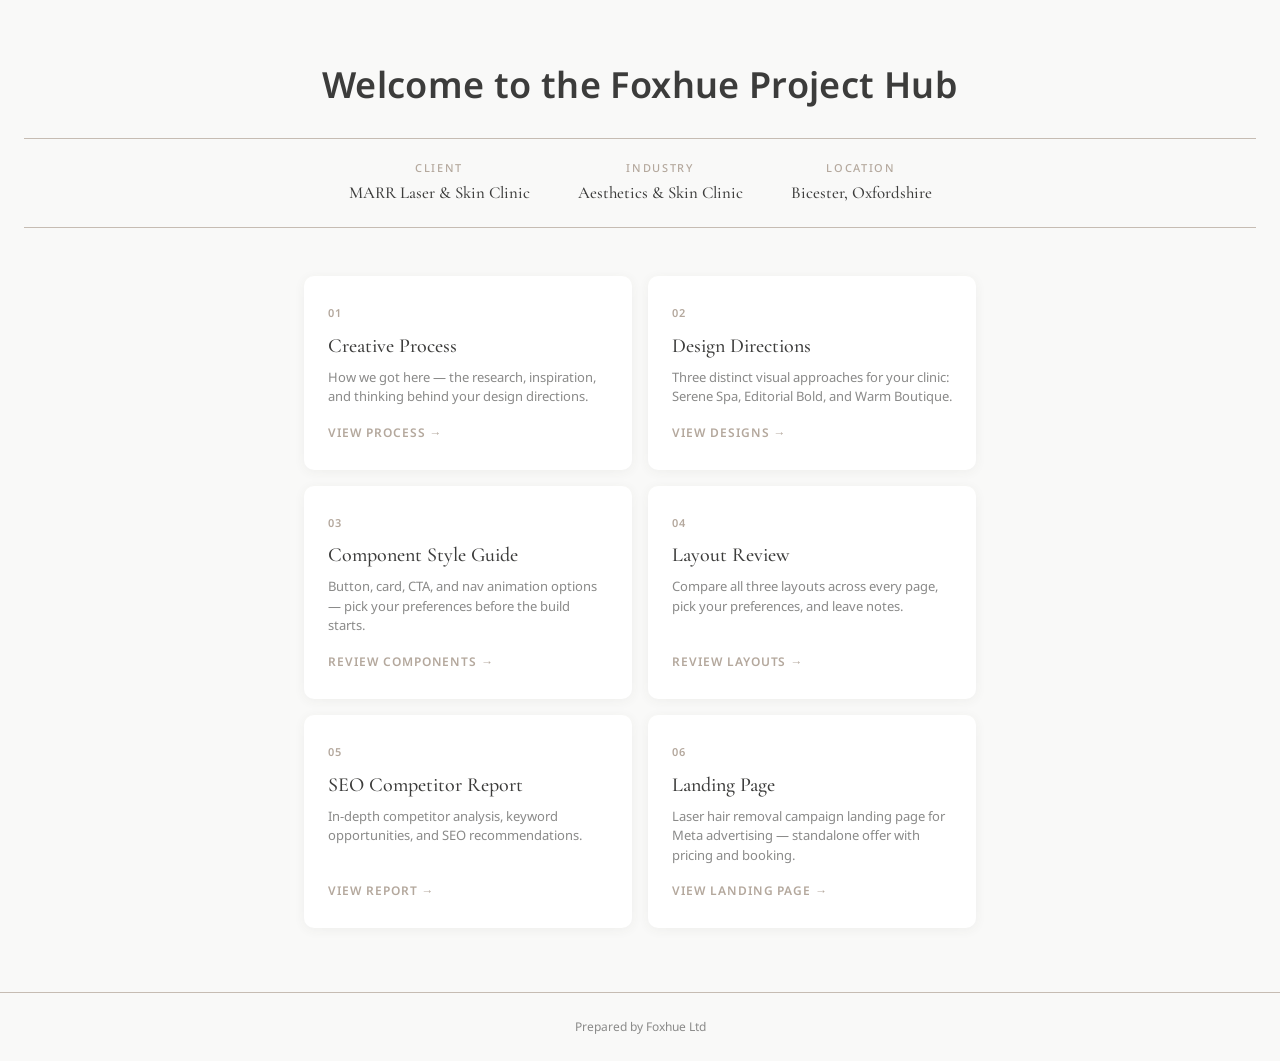
<file: index.html>
<!DOCTYPE html>
<html lang="en">
<head>
  <meta charset="UTF-8">
  <meta name="viewport" content="width=device-width, initial-scale=1.0">
  <title>MARR Laser &amp; Skin Clinic — Project Hub</title>
  <meta name="robots" content="noindex, nofollow">
  <link rel="preconnect" href="https://fonts.googleapis.com">
  <link rel="preconnect" href="https://fonts.gstatic.com" crossorigin>
  <link href="https://fonts.googleapis.com/css2?family=Cormorant+Garamond:wght@300;400;500;600;700&family=Noto+Sans:wght@300;400;500;600&display=swap" rel="stylesheet">
  <style>
    *, *::before, *::after { margin: 0; padding: 0; box-sizing: border-box; }

    :root {
      --marr-primary: #3C3C3B;
      --marr-accent: #C6BCB3;
      --marr-accent-hover: #B4A89D;
      --marr-bg: #F9F9F8;
      --marr-surface: #FFFFFF;
      --marr-text: #3C3C3B;
      --marr-font-heading: 'Cormorant Garamond', serif;
      --marr-font-body: 'Noto Sans', sans-serif;
    }

    body {
      font-family: var(--marr-font-body);
      font-weight: 400;
      color: var(--marr-text);
      background: var(--marr-bg);
      line-height: 1.6;
      -webkit-font-smoothing: antialiased;
      min-height: 100vh;
      display: flex;
      flex-direction: column;
    }

    /* Header */
    .hub-header {
      text-align: center;
      padding: 56px 24px 0;
    }

    .hub-welcome {
      font-family: var(--marr-font-body);
      font-size: clamp(1.5rem, 3.5vw, 2.25rem);
      font-weight: 600;
      letter-spacing: 0.01em;
      color: var(--marr-primary);
      margin-bottom: 24px;
    }

    .hub-client-info {
      display: flex;
      justify-content: center;
      gap: 3rem;
      padding: 20px 0;
      border-top: 1px solid var(--marr-accent);
      border-bottom: 1px solid var(--marr-accent);
    }

    .hub-client-info__item {
      display: flex;
      flex-direction: column;
      align-items: center;
      gap: 4px;
    }

    .hub-client-info__label {
      font-size: 0.6875rem;
      font-weight: 500;
      letter-spacing: 0.15em;
      text-transform: uppercase;
      color: var(--marr-accent-hover);
    }

    .hub-client-info__value {
      font-family: var(--marr-font-heading);
      font-size: 1.05rem;
      font-weight: 500;
      color: var(--marr-primary);
    }

    /* Main */
    .hub-main {
      max-width: 720px;
      margin: 0 auto;
      padding: 48px 24px 64px;
      flex: 1;
    }

    /* Link Cards */
    .hub-links {
      display: grid;
      grid-template-columns: 1fr 1fr;
      gap: 16px;
    }

    .hub-link {
      display: flex;
      flex-direction: column;
      background: var(--marr-surface);
      border-radius: 10px;
      padding: 28px 24px;
      text-decoration: none;
      color: var(--marr-text);
      box-shadow: 0 2px 12px rgba(60,60,59,0.06);
      transition: transform 0.2s ease, box-shadow 0.2s ease;
    }

    .hub-link:hover {
      transform: translateY(-2px);
      box-shadow: 0 6px 20px rgba(60,60,59,0.1);
    }

    .hub-link:focus-visible {
      outline: 2px solid var(--marr-accent-hover);
      outline-offset: 2px;
    }

    .hub-link__number {
      font-size: 0.6875rem;
      font-weight: 600;
      letter-spacing: 0.1em;
      text-transform: uppercase;
      color: var(--marr-accent-hover);
      margin-bottom: 8px;
    }

    .hub-link__title {
      font-family: var(--marr-font-heading);
      font-size: 1.25rem;
      font-weight: 500;
      color: var(--marr-primary);
      margin-bottom: 6px;
    }

    .hub-link__desc {
      font-size: 0.8125rem;
      color: #8a8a89;
      line-height: 1.5;
      flex: 1;
    }

    .hub-link__arrow {
      font-size: 0.75rem;
      font-weight: 600;
      letter-spacing: 0.08em;
      text-transform: uppercase;
      color: var(--marr-accent-hover);
      margin-top: 16px;
      transition: letter-spacing 0.2s ease;
    }

    .hub-link:hover .hub-link__arrow {
      letter-spacing: 0.14em;
    }

    /* Footer */
    .hub-footer {
      text-align: center;
      padding: 24px;
      border-top: 1px solid var(--marr-accent);
    }

    .hub-footer__text {
      font-size: 0.75rem;
      color: #8a8a89;
    }

    /* Responsive */
    @media (max-width: 640px) {
      .hub-links {
        grid-template-columns: 1fr;
      }
      .hub-client-info {
        flex-direction: column;
        gap: 16px;
      }
    }
  </style>
</head>
<body>

  <header class="hub-header">
    <h1 class="hub-welcome">Welcome to the Foxhue Project Hub</h1>
    <div class="hub-client-info">
      <div class="hub-client-info__item">
        <span class="hub-client-info__label">Client</span>
        <span class="hub-client-info__value">MARR Laser &amp; Skin Clinic</span>
      </div>
      <div class="hub-client-info__item">
        <span class="hub-client-info__label">Industry</span>
        <span class="hub-client-info__value">Aesthetics &amp; Skin Clinic</span>
      </div>
      <div class="hub-client-info__item">
        <span class="hub-client-info__label">Location</span>
        <span class="hub-client-info__value">Bicester, Oxfordshire</span>
      </div>
    </div>
  </header>

  <main class="hub-main">

    <nav class="hub-links" aria-label="Project deliverables">

      <a href="docs/creative-process.html" class="hub-link">
        <span class="hub-link__number">01</span>
        <h2 class="hub-link__title">Creative Process</h2>
        <p class="hub-link__desc">How we got here &mdash; the research, inspiration, and thinking behind your design directions.</p>
        <span class="hub-link__arrow" aria-hidden="true">View Process &rarr;</span>
      </a>

      <a href="designs/" class="hub-link">
        <span class="hub-link__number">02</span>
        <h2 class="hub-link__title">Design Directions</h2>
        <p class="hub-link__desc">Three distinct visual approaches for your clinic: Serene Spa, Editorial Bold, and Warm Boutique.</p>
        <span class="hub-link__arrow" aria-hidden="true">View Designs &rarr;</span>
      </a>

      <a href="designs/style-guide.html" class="hub-link">
        <span class="hub-link__number">03</span>
        <h2 class="hub-link__title">Component Style Guide</h2>
        <p class="hub-link__desc">Button, card, CTA, and nav animation options &mdash; pick your preferences before the build starts.</p>
        <span class="hub-link__arrow" aria-hidden="true">Review Components &rarr;</span>
      </a>

      <a href="website/variants/" class="hub-link">
        <span class="hub-link__number">04</span>
        <h2 class="hub-link__title">Layout Review</h2>
        <p class="hub-link__desc">Compare all three layouts across every page, pick your preferences, and leave notes.</p>
        <span class="hub-link__arrow" aria-hidden="true">Review Layouts &rarr;</span>
      </a>

      <a href="docs/seo-competitor-report.html" class="hub-link">
        <span class="hub-link__number">05</span>
        <h2 class="hub-link__title">SEO Competitor Report</h2>
        <p class="hub-link__desc">In-depth competitor analysis, keyword opportunities, and SEO recommendations.</p>
        <span class="hub-link__arrow" aria-hidden="true">View Report &rarr;</span>
      </a>

      <a href="landing/" class="hub-link">
        <span class="hub-link__number">06</span>
        <h2 class="hub-link__title">Landing Page</h2>
        <p class="hub-link__desc">Laser hair removal campaign landing page for Meta advertising &mdash; standalone offer with pricing and booking.</p>
        <span class="hub-link__arrow" aria-hidden="true">View Landing Page &rarr;</span>
      </a>

    </nav>
  </main>

  <footer class="hub-footer">
    <p class="hub-footer__text">Prepared by Foxhue Ltd</p>
  </footer>

</body>
</html>
</file>
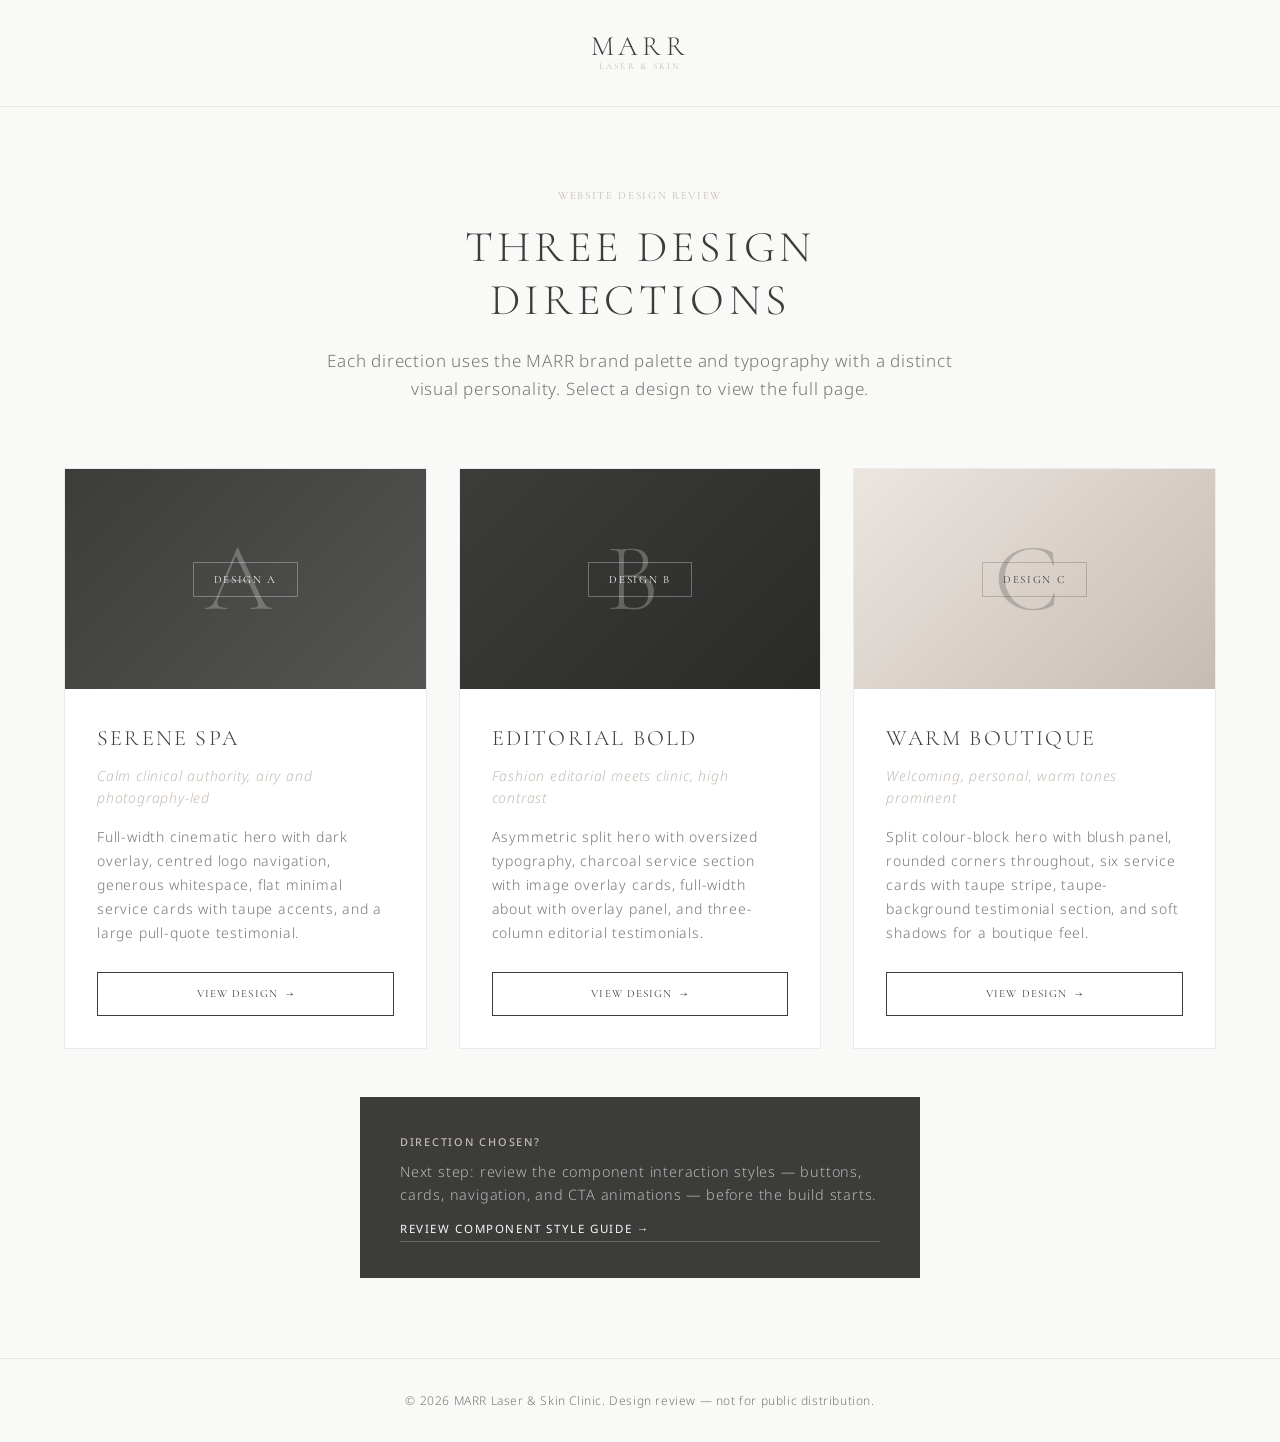
<file: designs/index.html>
<!DOCTYPE html>
<html lang="en">
<head>
  <meta charset="UTF-8">
  <meta name="viewport" content="width=device-width, initial-scale=1.0">
  <meta name="description" content="MARR Laser & Skin Clinic — Review three website design directions.">
  <title>MARR Laser &amp; Skin Clinic — Design Directions</title>

  <!-- Google Fonts -->
  <link rel="preconnect" href="https://fonts.googleapis.com">
  <link rel="preconnect" href="https://fonts.gstatic.com" crossorigin>
  <link href="https://fonts.googleapis.com/css2?family=Cormorant+Garamond:wght@300;400;500;600;700&family=Noto+Sans:wght@300;400;500;600&display=swap" rel="stylesheet">

  <!-- Stylesheet -->
  <link rel="stylesheet" href="styles.css">
</head>
<body>

  <!-- Header -->
  <header class="hub-header">
    <div class="hub-logo" aria-label="MARR Laser and Skin Clinic">
      <span class="hub-logo__main">MARR</span>
      <span class="hub-logo__sub">Laser &amp; Skin</span>
    </div>
  </header>

  <!-- Main Content -->
  <main class="hub-main">

    <div class="hub-intro">
      <span class="hub-eyebrow">Website Design Review</span>
      <h1 class="hub-title">Three Design Directions</h1>
      <p class="hub-subtitle">
        Each direction uses the MARR brand palette and typography with a
        distinct visual personality. Select a design to view the full page.
      </p>
    </div>

    <div class="hub-grid">

      <!-- Design A -->
      <article class="hub-card hub-card--a">
        <div class="hub-card__preview">
          <span class="hub-card__letter" aria-hidden="true">A</span>
          <span class="hub-card__badge">Design A</span>
        </div>
        <div class="hub-card__body">
          <h2 class="hub-card__name">Serene Spa</h2>
          <p class="hub-card__mood">Calm clinical authority, airy and photography-led</p>
          <p class="hub-card__desc">
            Full-width cinematic hero with dark overlay, centred logo navigation,
            generous whitespace, flat minimal service cards with taupe accents,
            and a large pull-quote testimonial.
          </p>
          <a href="design-a/" class="hub-card__link">
            View Design
            <span class="hub-card__link-arrow" aria-hidden="true">&rarr;</span>
          </a>
        </div>
      </article>

      <!-- Design B -->
      <article class="hub-card hub-card--b">
        <div class="hub-card__preview">
          <span class="hub-card__letter" aria-hidden="true">B</span>
          <span class="hub-card__badge">Design B</span>
        </div>
        <div class="hub-card__body">
          <h2 class="hub-card__name">Editorial Bold</h2>
          <p class="hub-card__mood">Fashion editorial meets clinic, high contrast</p>
          <p class="hub-card__desc">
            Asymmetric split hero with oversized typography, charcoal service
            section with image overlay cards, full-width about with overlay
            panel, and three-column editorial testimonials.
          </p>
          <a href="design-b/" class="hub-card__link">
            View Design
            <span class="hub-card__link-arrow" aria-hidden="true">&rarr;</span>
          </a>
        </div>
      </article>

      <!-- Design C -->
      <article class="hub-card hub-card--c">
        <div class="hub-card__preview">
          <span class="hub-card__letter" aria-hidden="true">C</span>
          <span class="hub-card__badge">Design C</span>
        </div>
        <div class="hub-card__body">
          <h2 class="hub-card__name">Warm Boutique</h2>
          <p class="hub-card__mood">Welcoming, personal, warm tones prominent</p>
          <p class="hub-card__desc">
            Split colour-block hero with blush panel, rounded corners throughout,
            six service cards with taupe stripe, taupe-background testimonial
            section, and soft shadows for a boutique feel.
          </p>
          <a href="design-c/" class="hub-card__link">
            View Design
            <span class="hub-card__link-arrow" aria-hidden="true">&rarr;</span>
          </a>
        </div>
      </article>

    </div>

    <!-- Style Guide link -->
    <div class="hub-styleguide">
      <p class="hub-styleguide__heading">Direction chosen?</p>
      <p class="hub-styleguide__body">Next step: review the component interaction styles — buttons, cards, navigation, and CTA animations — before the build starts.</p>
      <a href="style-guide.html" class="hub-styleguide__link">Review Component Style Guide →</a>
    </div>

  </main>

  <!-- Footer -->
  <footer class="hub-footer">
    <p class="hub-footer__text">&copy; 2026 MARR Laser &amp; Skin Clinic. Design review &mdash; not for public distribution.</p>
  </footer>

</body>
</html>
</file>
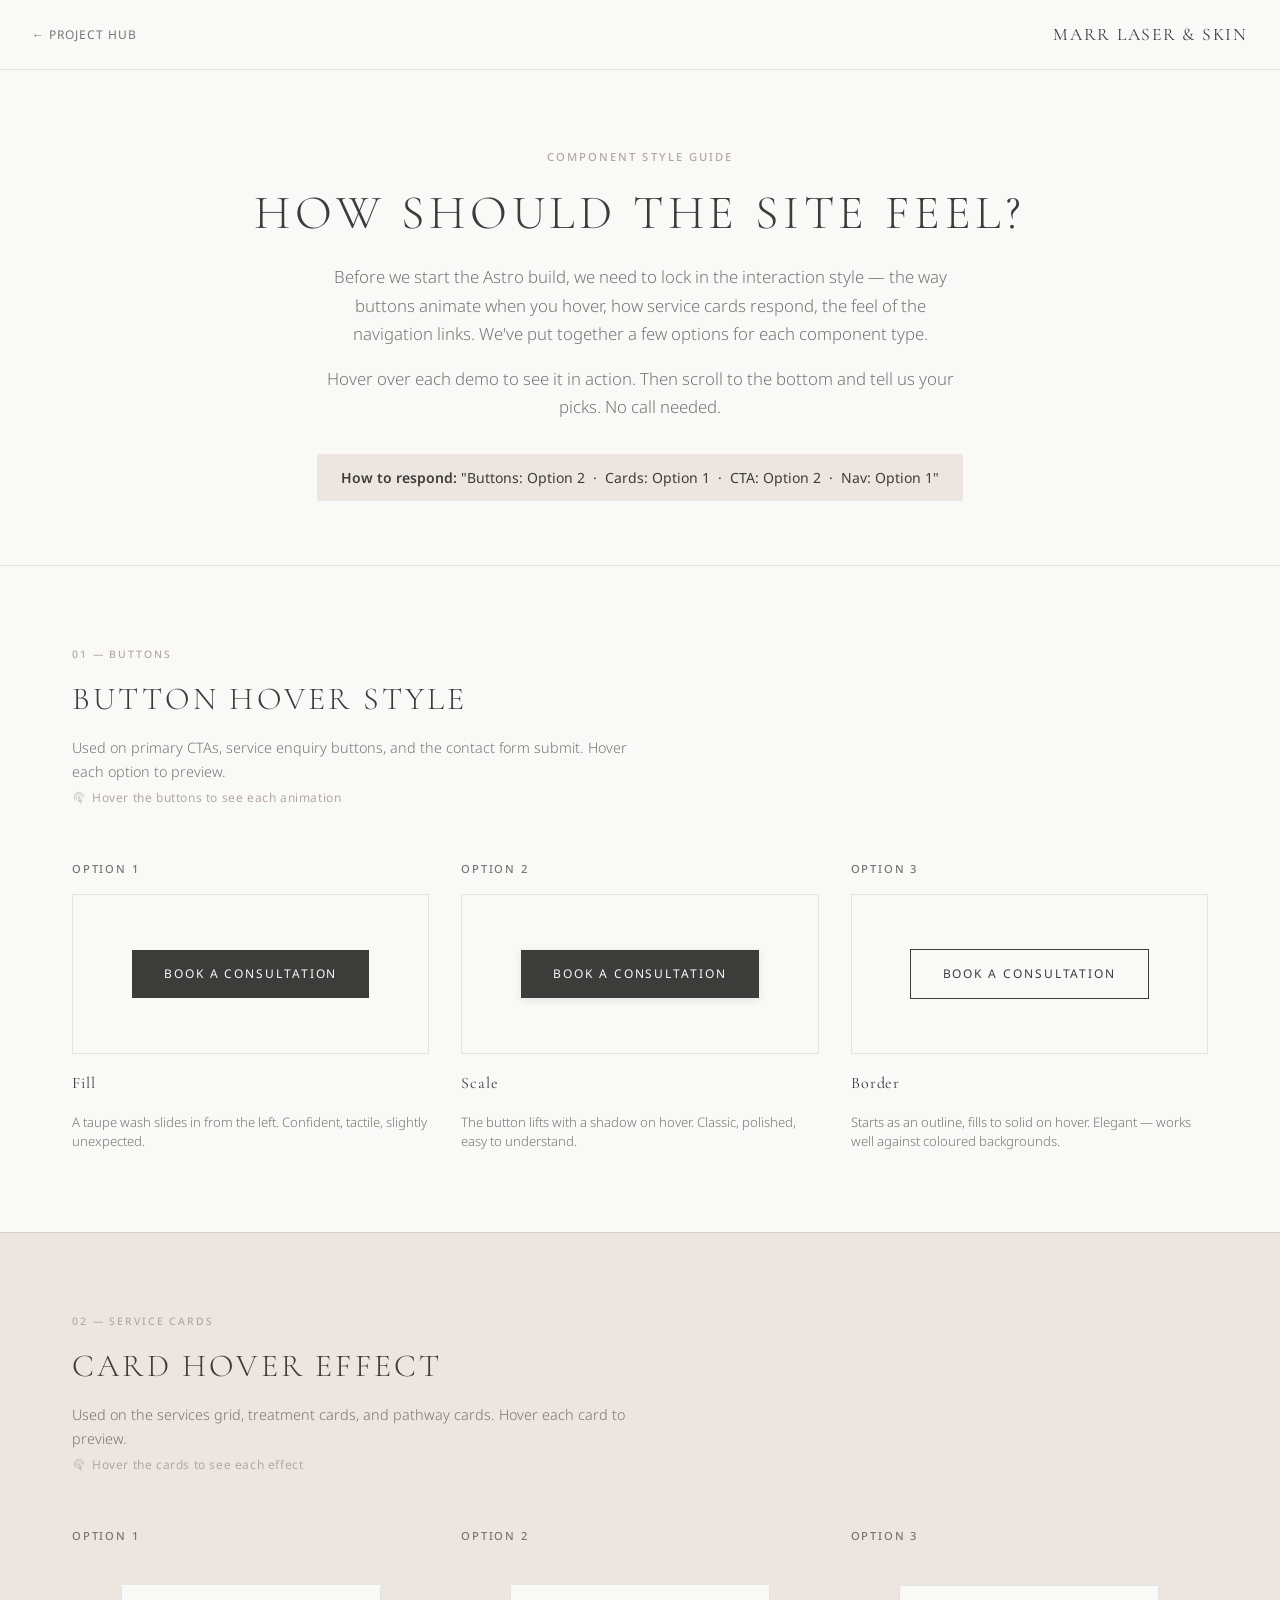
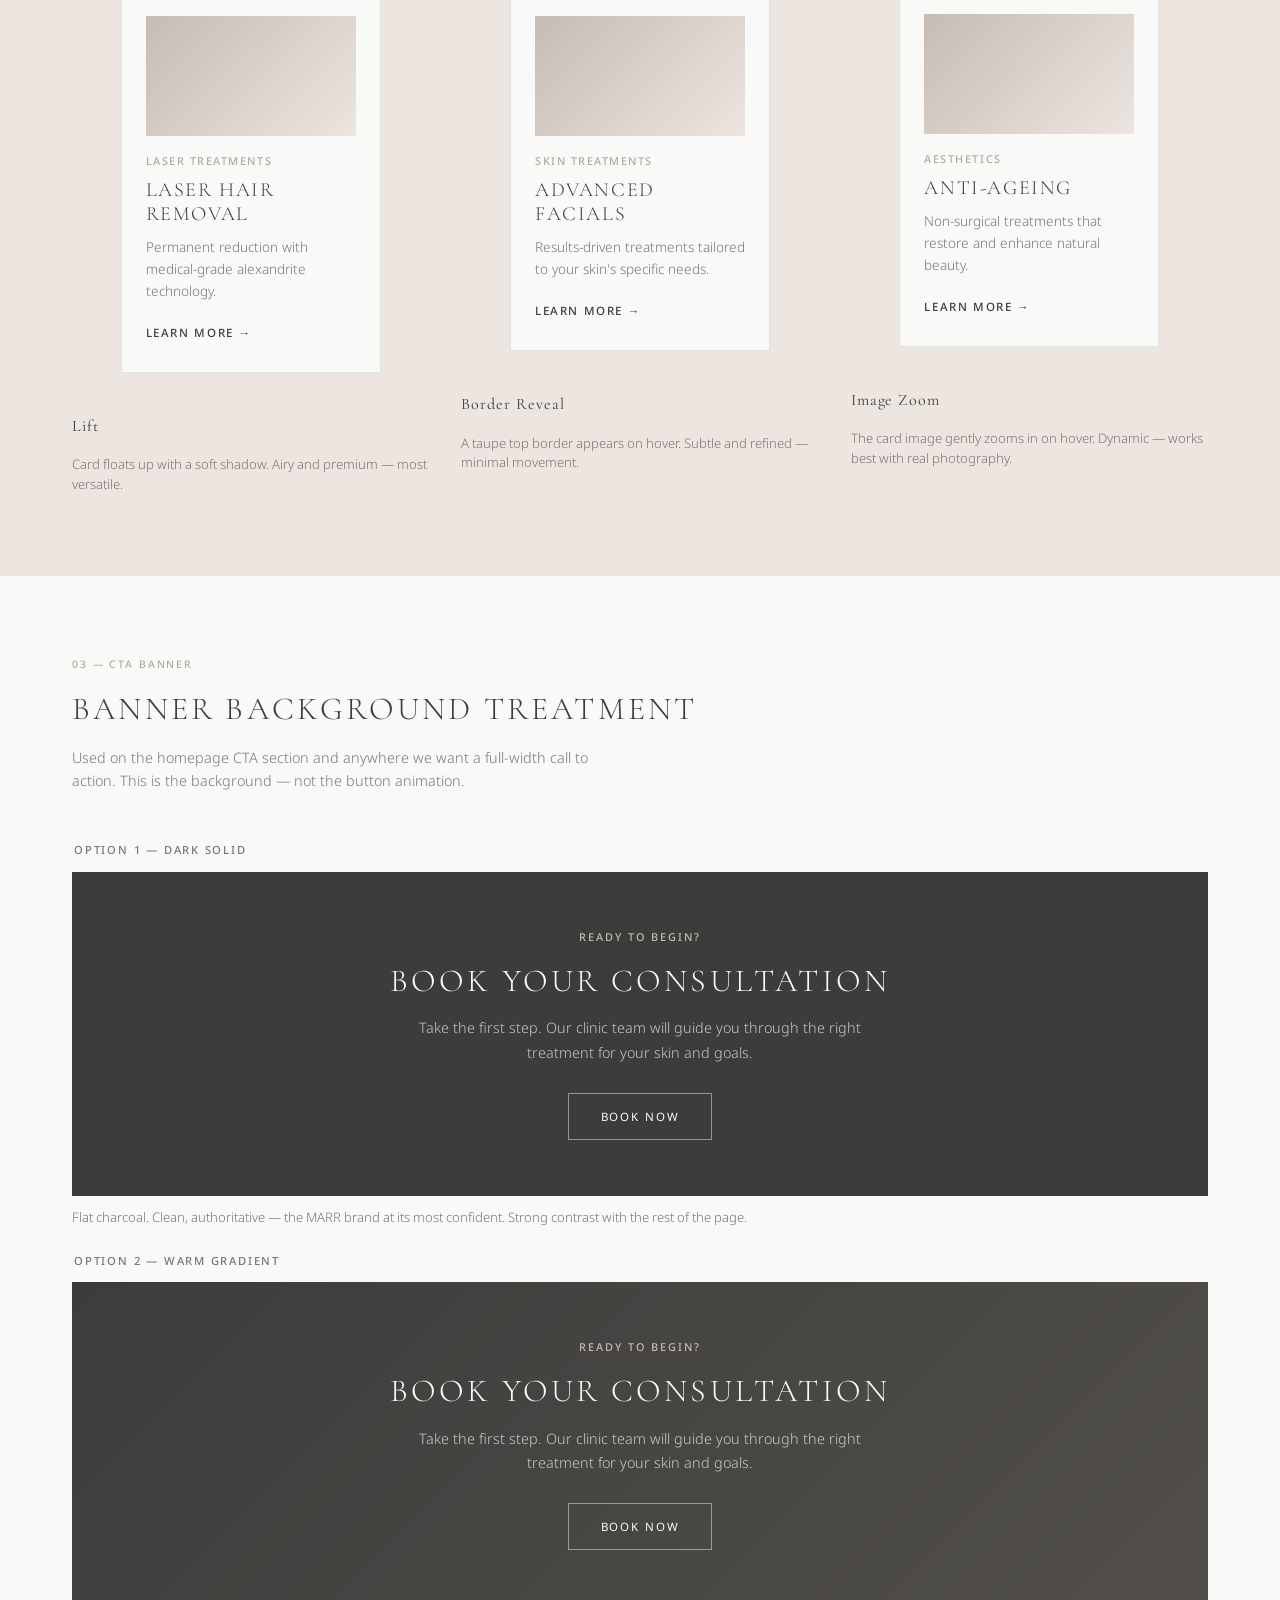
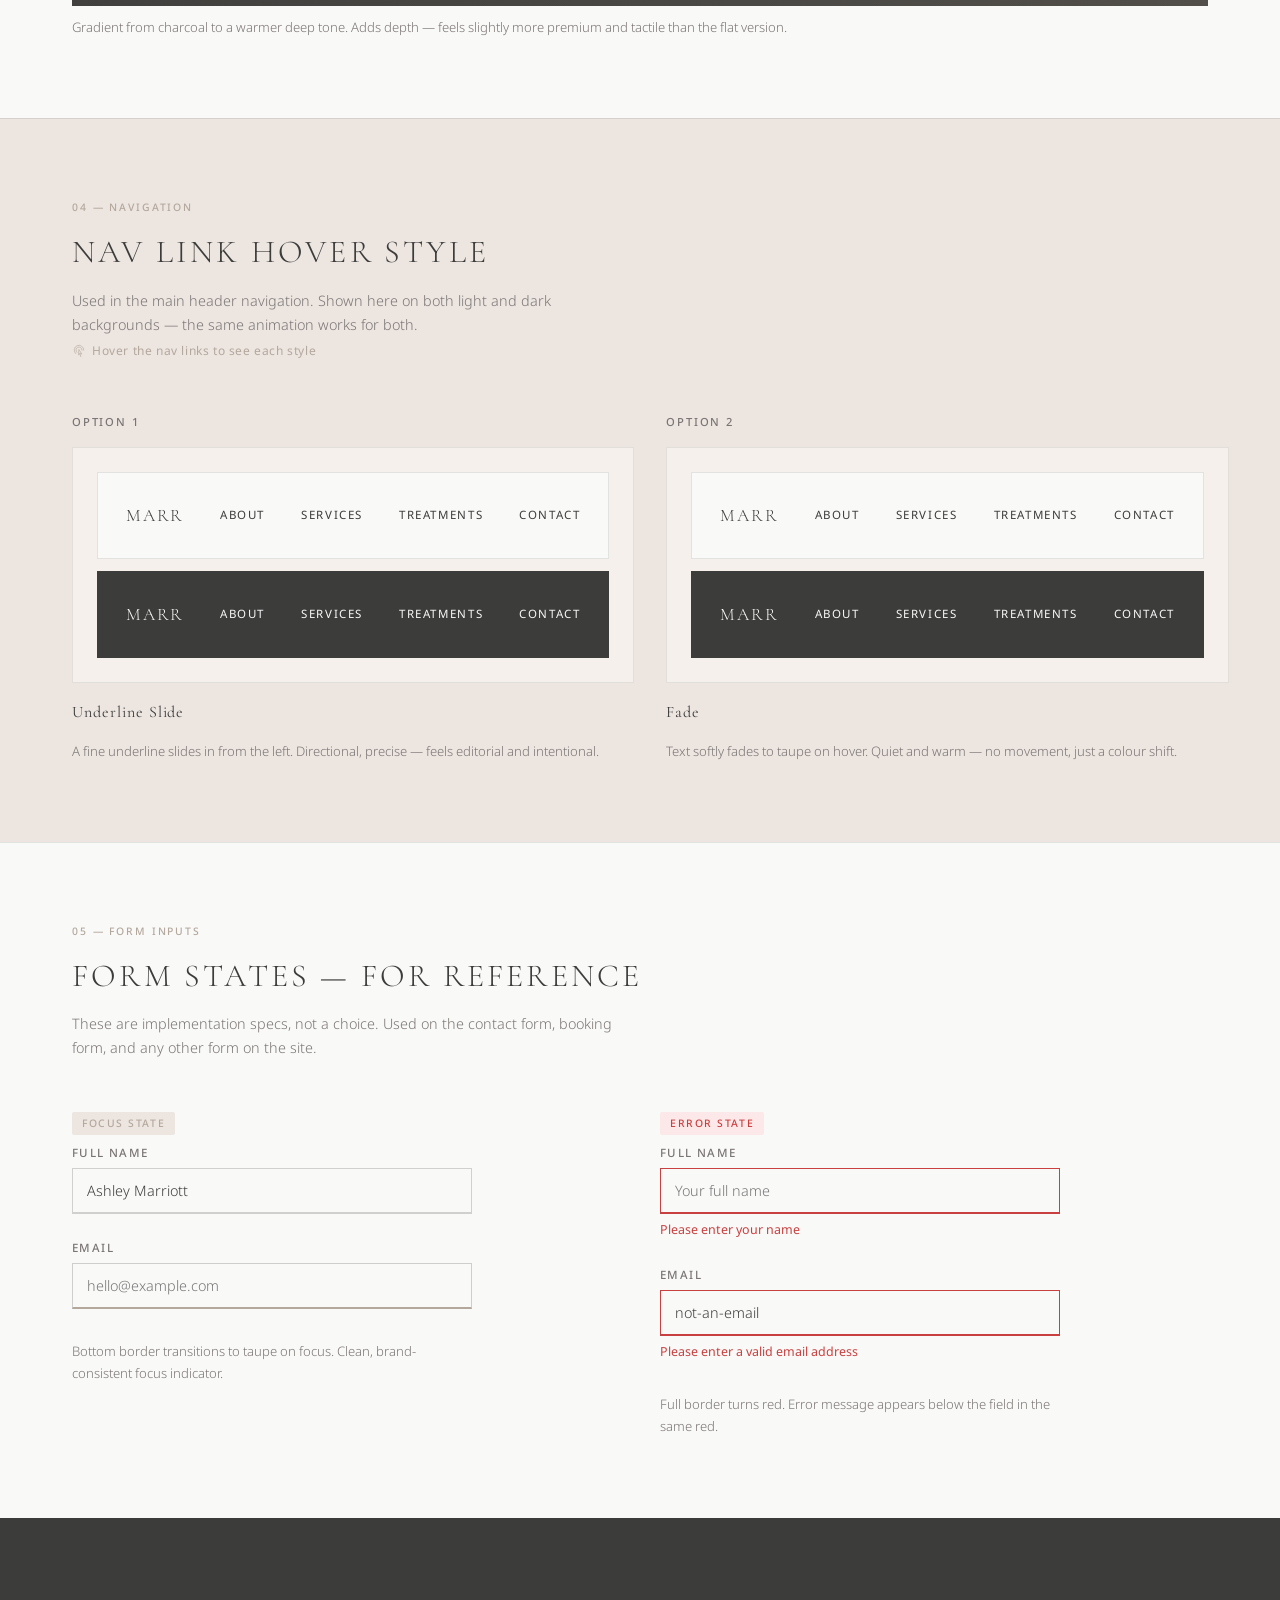
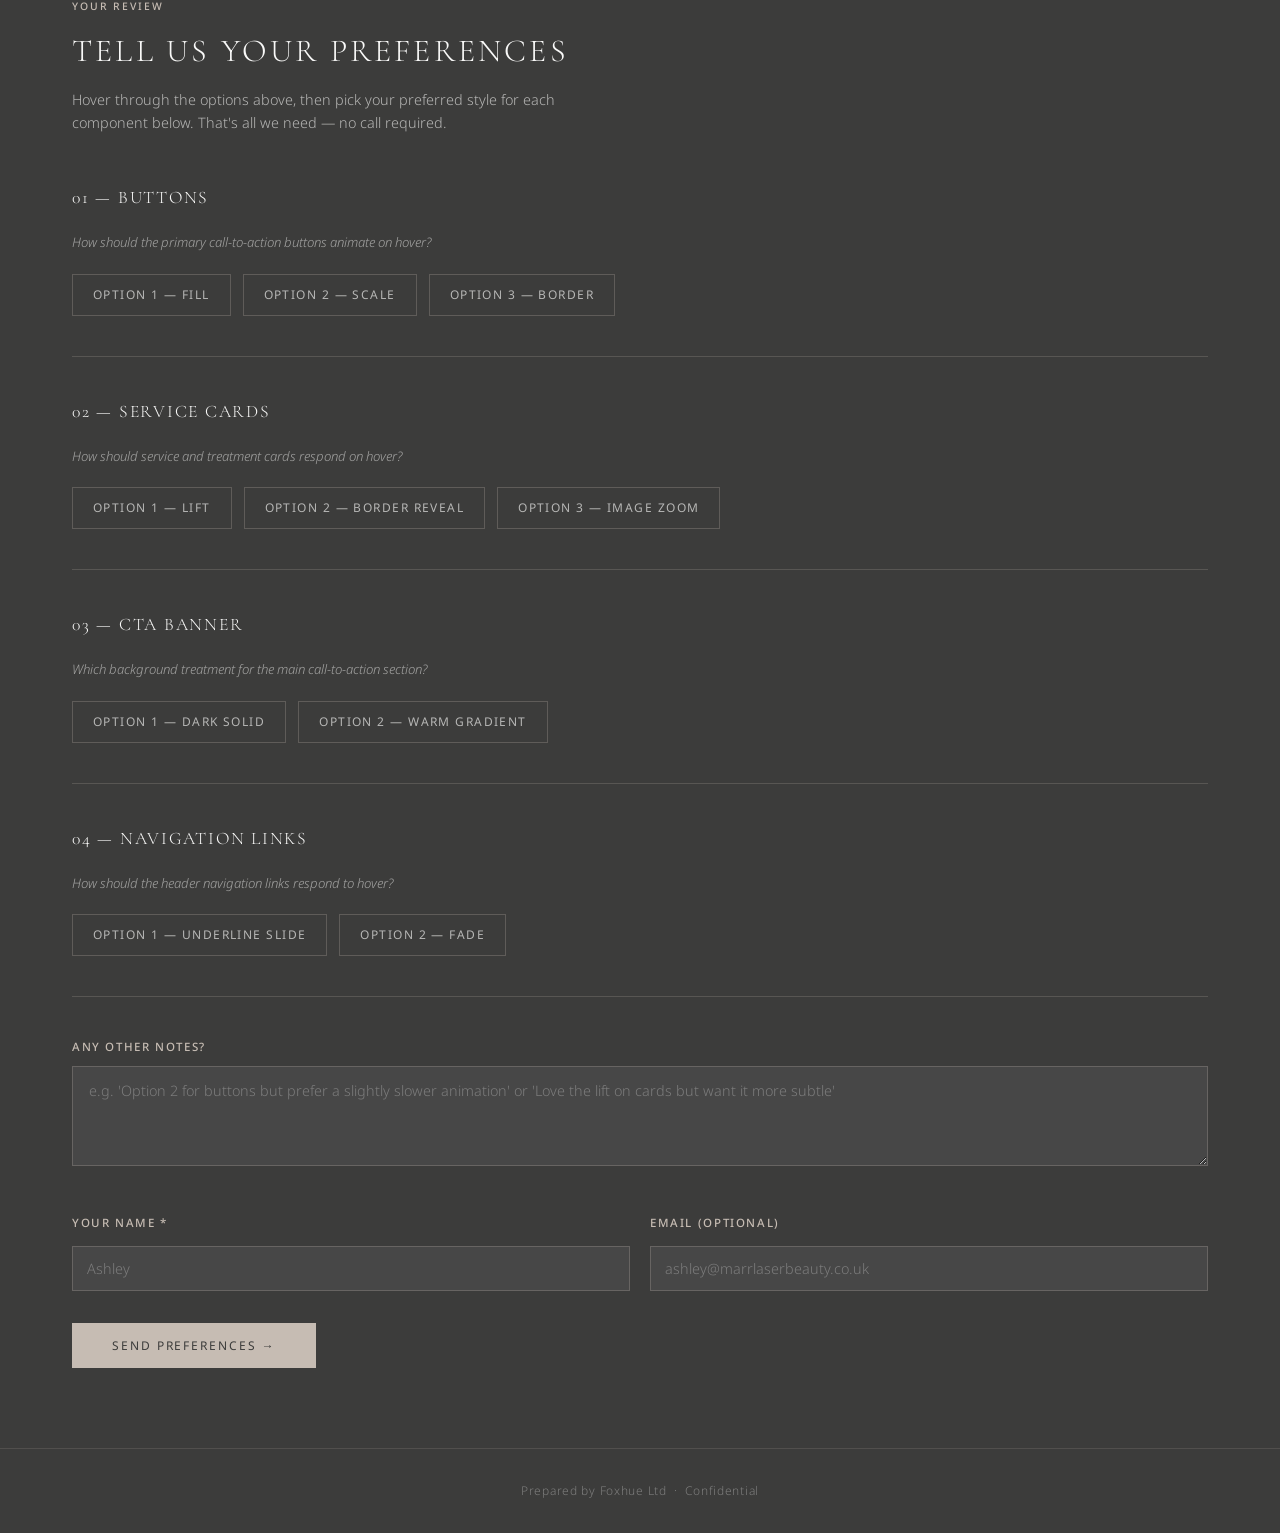
<file: designs/style-guide.html>
<!DOCTYPE html>
<html lang="en">
<head>
  <meta charset="UTF-8">
  <meta name="viewport" content="width=device-width, initial-scale=1.0">
  <meta name="robots" content="noindex, nofollow">
  <title>MARR Laser &amp; Skin Clinic — Component Style Guide</title>
  <link rel="preconnect" href="https://fonts.googleapis.com">
  <link rel="preconnect" href="https://fonts.gstatic.com" crossorigin>
  <link href="https://fonts.googleapis.com/css2?family=Cormorant+Garamond:wght@300;400;500;600&family=Noto+Sans:wght@300;400;500;600&display=swap" rel="stylesheet">
  <style>

    /* ═══════════════════════════════════════════════════════════════
       MARR LASER — COMPONENT STYLE GUIDE
       ═══════════════════════════════════════════════════════════════ */

    :root {
      /* Brand colours */
      --marr-charcoal: #3C3C3B;
      --marr-taupe: #C6BCB3;
      --marr-taupe-hover: #B4A89D;
      --marr-blush: #ECE5E0;
      --marr-offwhite: #F9F9F8;

      /* Functional */
      --marr-text: #3C3C3B;
      --marr-text-muted: #7a7574;
      --marr-border: rgba(60, 60, 59, 0.12);
      --marr-border-strong: rgba(60, 60, 59, 0.22);

      /* Typography */
      --marr-font-heading: 'Cormorant Garamond', Georgia, serif;
      --marr-font-body: 'Noto Sans', 'Helvetica Neue', Arial, sans-serif;
      --marr-tracking-heading: 0.1em;

      /* Transitions */
      --t: 0.25s ease;
    }

    *, *::before, *::after {
      box-sizing: border-box;
      margin: 0;
      padding: 0;
    }

    html { scroll-behavior: smooth; }

    body {
      font-family: var(--marr-font-body);
      font-weight: 300;
      color: var(--marr-text);
      background: var(--marr-offwhite);
      line-height: 1.65;
      -webkit-font-smoothing: antialiased;
    }

    a { color: inherit; text-decoration: none; }
    img { max-width: 100%; height: auto; display: block; }
    ul { list-style: none; }

    .container {
      max-width: 1200px;
      margin: 0 auto;
      padding: 0 32px;
    }

    /* ── NAV ── */
    .sg-nav {
      padding: 20px 32px;
      display: flex;
      align-items: center;
      gap: 24px;
      border-bottom: 1px solid var(--marr-border);
      background: var(--marr-offwhite);
    }

    .sg-nav__back {
      font-family: var(--marr-font-body);
      font-size: 0.75rem;
      font-weight: 400;
      letter-spacing: 0.08em;
      text-transform: uppercase;
      color: var(--marr-text-muted);
      transition: color var(--t);
    }
    .sg-nav__back:hover { color: var(--marr-charcoal); }

    .sg-nav__brand {
      margin-left: auto;
      font-family: var(--marr-font-heading);
      font-weight: 400;
      font-size: 1.1rem;
      letter-spacing: var(--marr-tracking-heading);
      text-transform: uppercase;
      color: var(--marr-charcoal);
    }

    /* ── INTRO ── */
    .sg-intro {
      padding: 72px 0 64px;
      text-align: center;
    }

    .sg-intro__eyebrow {
      display: inline-block;
      font-size: 0.7rem;
      font-weight: 500;
      letter-spacing: 0.18em;
      text-transform: uppercase;
      color: var(--marr-taupe-hover);
      margin-bottom: 20px;
    }

    .sg-intro__title {
      font-family: var(--marr-font-heading);
      font-weight: 300;
      font-size: clamp(2rem, 5vw, 3rem);
      letter-spacing: var(--marr-tracking-heading);
      text-transform: uppercase;
      color: var(--marr-charcoal);
      line-height: 1.1;
      margin-bottom: 24px;
    }

    .sg-intro__body {
      max-width: 640px;
      margin: 0 auto 16px;
      font-size: 1.05rem;
      line-height: 1.7;
      color: var(--marr-text-muted);
    }

    .sg-intro__instruction {
      display: inline-block;
      margin-top: 16px;
      padding: 12px 24px;
      background: var(--marr-blush);
      border-radius: 2px;
      font-size: 0.875rem;
      color: var(--marr-charcoal);
      font-weight: 400;
    }

    .sg-intro__instruction strong { font-weight: 600; }

    /* ── SECTION ── */
    .sg-section {
      padding: 80px 0;
      border-top: 1px solid var(--marr-border);
    }

    .sg-section--blush { background: var(--marr-blush); }

    .sg-section__header {
      margin-bottom: 48px;
    }

    .sg-section__num {
      font-size: 0.65rem;
      font-weight: 500;
      letter-spacing: 0.18em;
      text-transform: uppercase;
      color: var(--marr-taupe-hover);
      display: block;
      margin-bottom: 10px;
    }

    .sg-section__title {
      font-family: var(--marr-font-heading);
      font-weight: 300;
      font-size: clamp(1.4rem, 3vw, 2rem);
      letter-spacing: var(--marr-tracking-heading);
      text-transform: uppercase;
      color: var(--marr-charcoal);
      margin-bottom: 10px;
    }

    .sg-section__desc {
      font-size: 0.9rem;
      color: var(--marr-text-muted);
      max-width: 560px;
    }

    .sg-hint {
      display: inline-flex;
      align-items: center;
      gap: 6px;
      font-size: 0.75rem;
      font-weight: 400;
      letter-spacing: 0.05em;
      color: var(--marr-taupe-hover);
      margin-top: 4px;
    }

    .sg-hint svg {
      width: 14px;
      height: 14px;
      opacity: 0.7;
    }

    /* ── OPTION GRID ── */
    .sg-options {
      display: grid;
      gap: 32px;
    }

    .sg-options--3 { grid-template-columns: repeat(3, 1fr); }
    .sg-options--2 { grid-template-columns: repeat(2, 1fr); }

    .sg-option {
      display: flex;
      flex-direction: column;
      gap: 16px;
    }

    .sg-option__label {
      font-size: 0.7rem;
      font-weight: 500;
      letter-spacing: 0.16em;
      text-transform: uppercase;
      color: var(--marr-text-muted);
    }

    .sg-option__demo {
      padding: 40px 28px;
      background: var(--marr-offwhite);
      border: 1px solid var(--marr-border);
      display: flex;
      align-items: center;
      justify-content: center;
      min-height: 160px;
    }

    .sg-section--blush .sg-option__demo {
      background: #f5f0ec;
      border-color: rgba(60,60,59,0.1);
    }

    .sg-option__name {
      font-family: var(--marr-font-heading);
      font-weight: 400;
      font-size: 1rem;
      letter-spacing: 0.06em;
      color: var(--marr-charcoal);
    }

    .sg-option__caption {
      font-size: 0.82rem;
      color: var(--marr-text-muted);
      line-height: 1.5;
    }


    /* ═══════════════════════════════════════════════════════════════
       01 — BUTTONS
       ═══════════════════════════════════════════════════════════════ */

    /* Base button */
    .btn {
      display: inline-block;
      font-family: var(--marr-font-body);
      font-weight: 400;
      font-size: 0.75rem;
      letter-spacing: 0.16em;
      text-transform: uppercase;
      padding: 14px 32px;
      cursor: pointer;
      position: relative;
      overflow: hidden;
      transition: var(--t);
      border: none;
      text-decoration: none;
    }

    /* Option 1 — Fill: wash slides in from left */
    .btn--fill {
      background: var(--marr-charcoal);
      color: var(--marr-offwhite);
    }

    .btn--fill::before {
      content: '';
      position: absolute;
      inset: 0;
      background: var(--marr-taupe-hover);
      transform: scaleX(0);
      transform-origin: left center;
      transition: transform 0.32s ease;
    }

    .btn--fill:hover::before { transform: scaleX(1); }

    .btn--fill span { position: relative; z-index: 1; }

    /* Option 2 — Scale: lifts on hover */
    .btn--scale {
      background: var(--marr-charcoal);
      color: var(--marr-offwhite);
      box-shadow: 0 2px 8px rgba(60,60,59,0.12);
    }

    .btn--scale:hover {
      transform: scale(1.04);
      box-shadow: 0 6px 20px rgba(60,60,59,0.22);
    }

    /* Option 3 — Border: outline reveals on hover */
    .btn--border {
      background: transparent;
      color: var(--marr-charcoal);
      border: 1px solid var(--marr-charcoal);
    }

    .btn--border:hover {
      background: var(--marr-charcoal);
      color: var(--marr-offwhite);
    }


    /* ═══════════════════════════════════════════════════════════════
       02 — SERVICE CARDS
       ═══════════════════════════════════════════════════════════════ */

    /* Base card */
    .card {
      background: var(--marr-offwhite);
      border: 1px solid var(--marr-border);
      padding: 28px 24px;
      transition: var(--t);
      cursor: default;
    }

    .card__image-wrap {
      width: 100%;
      height: 120px;
      overflow: hidden;
      margin-bottom: 16px;
      background: var(--marr-blush);
    }

    .card__image-inner {
      width: 100%;
      height: 100%;
      background: linear-gradient(135deg, var(--marr-taupe), var(--marr-blush));
      transition: transform 0.4s ease;
    }

    .card__tag {
      font-size: 0.68rem;
      font-weight: 500;
      letter-spacing: 0.14em;
      text-transform: uppercase;
      color: var(--marr-taupe-hover);
      display: block;
      margin-bottom: 8px;
    }

    .card__title {
      font-family: var(--marr-font-heading);
      font-weight: 300;
      font-size: 1.25rem;
      letter-spacing: 0.08em;
      text-transform: uppercase;
      color: var(--marr-charcoal);
      margin-bottom: 10px;
      line-height: 1.2;
    }

    .card__body {
      font-size: 0.85rem;
      color: var(--marr-text-muted);
      line-height: 1.6;
      margin-bottom: 16px;
    }

    .card__link {
      font-size: 0.72rem;
      font-weight: 500;
      letter-spacing: 0.14em;
      text-transform: uppercase;
      color: var(--marr-charcoal);
      transition: color var(--t);
    }

    .card__link:hover { color: var(--marr-taupe-hover); }

    /* Option 1 — Lift */
    .card--lift { border-top: 3px solid transparent; }

    .card--lift:hover {
      transform: translateY(-5px);
      box-shadow: 0 8px 28px rgba(60,60,59,0.11);
    }

    /* Option 2 — Border reveal */
    .card--border-reveal {
      border-top: 3px solid transparent;
      transition: border-color var(--t), box-shadow var(--t);
    }

    .card--border-reveal:hover {
      border-top-color: var(--marr-taupe);
      box-shadow: 0 4px 16px rgba(60,60,59,0.07);
    }

    /* Option 3 — Image zoom */
    .card--zoom { overflow: hidden; }

    .card--zoom:hover .card__image-inner {
      transform: scale(1.07);
    }

    /* Demo wrapper for cards inside option panels */
    .card-demo-wrap {
      background: var(--marr-blush);
      padding: 24px;
      min-height: 280px;
      display: flex;
      align-items: flex-start;
      justify-content: center;
    }

    .card-demo-wrap .card {
      width: 100%;
      max-width: 260px;
    }


    /* ═══════════════════════════════════════════════════════════════
       03 — CTA BANNER
       ═══════════════════════════════════════════════════════════════ */

    .cta-banner {
      padding: 56px 40px;
      text-align: center;
      position: relative;
    }

    .cta-banner__eyebrow {
      display: block;
      font-size: 0.68rem;
      font-weight: 500;
      letter-spacing: 0.18em;
      text-transform: uppercase;
      color: var(--marr-taupe);
      margin-bottom: 16px;
    }

    .cta-banner__title {
      font-family: var(--marr-font-heading);
      font-weight: 300;
      font-size: clamp(1.4rem, 4vw, 2rem);
      letter-spacing: var(--marr-tracking-heading);
      text-transform: uppercase;
      margin-bottom: 16px;
      line-height: 1.2;
    }

    .cta-banner__body {
      font-size: 0.9rem;
      line-height: 1.7;
      max-width: 480px;
      margin: 0 auto 28px;
      opacity: 0.75;
    }

    /* Option 1 — Dark solid */
    .cta-banner--solid {
      background: var(--marr-charcoal);
      color: var(--marr-offwhite);
    }

    .cta-banner--solid .cta-banner__btn {
      display: inline-block;
      padding: 13px 32px;
      font-family: var(--marr-font-body);
      font-size: 0.72rem;
      font-weight: 400;
      letter-spacing: 0.16em;
      text-transform: uppercase;
      color: var(--marr-offwhite);
      border: 1px solid rgba(255,255,255,0.45);
      transition: var(--t);
    }

    .cta-banner--solid .cta-banner__btn:hover {
      border-color: var(--marr-offwhite);
      background: rgba(255,255,255,0.08);
    }

    /* Option 2 — Gradient */
    .cta-banner--gradient {
      background: linear-gradient(135deg, var(--marr-charcoal) 0%, #524f4a 100%);
      color: var(--marr-offwhite);
    }

    .cta-banner--gradient .cta-banner__btn {
      display: inline-block;
      padding: 13px 32px;
      font-family: var(--marr-font-body);
      font-size: 0.72rem;
      font-weight: 400;
      letter-spacing: 0.16em;
      text-transform: uppercase;
      color: var(--marr-offwhite);
      border: 1px solid rgba(255,255,255,0.45);
      transition: var(--t);
    }

    .cta-banner--gradient .cta-banner__btn:hover {
      border-color: var(--marr-offwhite);
      background: rgba(255,255,255,0.08);
    }

    /* Full-width CTA demo panels */
    .sg-cta-options {
      display: grid;
      gap: 24px;
    }

    .sg-cta-option {
      display: flex;
      flex-direction: column;
      gap: 12px;
    }

    .sg-cta-option .sg-option__label {
      padding-left: 2px;
    }


    /* ═══════════════════════════════════════════════════════════════
       04 — NAV LINKS
       ═══════════════════════════════════════════════════════════════ */

    /* Demo nav bar */
    .nav-demo {
      display: flex;
      align-items: center;
      gap: 36px;
      padding: 20px 0;
    }

    .nav-demo__logo {
      font-family: var(--marr-font-heading);
      font-weight: 300;
      font-size: 1.1rem;
      letter-spacing: var(--marr-tracking-heading);
      text-transform: uppercase;
      color: var(--marr-charcoal);
      margin-right: auto;
    }

    .nav-link {
      font-family: var(--marr-font-body);
      font-size: 0.72rem;
      font-weight: 400;
      letter-spacing: 0.14em;
      text-transform: uppercase;
      color: var(--marr-charcoal);
      position: relative;
      padding-bottom: 3px;
      transition: var(--t);
    }

    /* Option 1 — Underline slide */
    .nav-link--slide::after {
      content: '';
      position: absolute;
      bottom: 0;
      left: 0;
      width: 100%;
      height: 1px;
      background: var(--marr-charcoal);
      transform: scaleX(0);
      transform-origin: left center;
      transition: transform 0.3s ease;
    }

    .nav-link--slide:hover::after { transform: scaleX(1); }

    /* Option 2 — Fade to taupe */
    .nav-link--fade:hover { color: var(--marr-taupe-hover); }

    /* Nav demo backgrounds */
    .nav-demo-wrap {
      background: var(--marr-offwhite);
      padding: 8px 28px;
      border: 1px solid var(--marr-border);
    }

    .nav-demo-wrap--dark {
      background: var(--marr-charcoal);
      border-color: transparent;
    }

    .nav-demo-wrap--dark .nav-demo__logo,
    .nav-demo-wrap--dark .nav-link--slide,
    .nav-demo-wrap--dark .nav-link--fade {
      color: var(--marr-offwhite);
    }

    .nav-demo-wrap--dark .nav-link--slide::after {
      background: var(--marr-taupe);
    }

    .nav-demo-wrap--dark .nav-link--fade:hover {
      color: var(--marr-taupe);
    }


    /* ═══════════════════════════════════════════════════════════════
       05 — FORM INPUT STATES
       ═══════════════════════════════════════════════════════════════ */

    .form-demo {
      display: flex;
      flex-direction: column;
      gap: 24px;
      max-width: 400px;
    }

    .form-field { display: flex; flex-direction: column; gap: 6px; }

    .form-label {
      font-size: 0.72rem;
      font-weight: 500;
      letter-spacing: 0.12em;
      text-transform: uppercase;
      color: var(--marr-text-muted);
    }

    .form-input,
    .form-textarea {
      font-family: var(--marr-font-body);
      font-size: 0.9rem;
      font-weight: 300;
      color: var(--marr-charcoal);
      background: var(--marr-offwhite);
      border: 1px solid var(--marr-border-strong);
      border-bottom: 2px solid var(--marr-border-strong);
      padding: 12px 14px;
      outline: none;
      transition: border-color var(--t);
      width: 100%;
      resize: none;
    }

    .form-input:focus,
    .form-textarea:focus {
      border-color: var(--marr-border);
      border-bottom-color: var(--marr-taupe-hover);
    }

    .form-input.is-error,
    .form-textarea.is-error {
      border-color: #c94040;
      border-bottom-color: #c94040;
    }

    .form-error {
      font-size: 0.78rem;
      color: #c94040;
      font-weight: 400;
    }

    .form-state-label {
      display: inline-block;
      font-size: 0.65rem;
      font-weight: 500;
      letter-spacing: 0.15em;
      text-transform: uppercase;
      padding: 3px 10px;
      border-radius: 2px;
      margin-bottom: 8px;
    }

    .form-state-label--focus { background: var(--marr-blush); color: var(--marr-taupe-hover); }
    .form-state-label--error { background: #fce8e8; color: #c94040; }

    .form-states-grid {
      display: grid;
      grid-template-columns: 1fr 1fr;
      gap: 40px;
    }


    /* ═══════════════════════════════════════════════════════════════
       06 — YOUR CHOICES FORM
       ═══════════════════════════════════════════════════════════════ */

    .sg-choices {
      padding: 80px 0;
      background: var(--marr-charcoal);
      color: var(--marr-offwhite);
    }

    .sg-choices .sg-section__num { color: var(--marr-taupe); }
    .sg-choices .sg-section__title { color: var(--marr-offwhite); }
    .sg-choices .sg-section__desc { color: rgba(249,249,248,0.65); }

    .choices-form {
      margin-top: 48px;
    }

    .choices-group {
      margin-bottom: 40px;
      padding-bottom: 40px;
      border-bottom: 1px solid rgba(198,188,179,0.2);
    }

    .choices-group:last-of-type { border-bottom: none; }

    .choices-group__title {
      font-family: var(--marr-font-heading);
      font-weight: 300;
      font-size: 1.1rem;
      letter-spacing: 0.1em;
      text-transform: uppercase;
      color: var(--marr-offwhite);
      margin-bottom: 20px;
    }

    .choices-group__desc {
      font-size: 0.82rem;
      color: rgba(249,249,248,0.55);
      margin-bottom: 20px;
      font-style: italic;
    }

    .choices-radios {
      display: flex;
      flex-wrap: wrap;
      gap: 12px;
    }

    .choice-radio {
      display: flex;
      align-items: center;
      gap: 0;
      cursor: pointer;
    }

    .choice-radio input[type="radio"] {
      position: absolute;
      opacity: 0;
      width: 0;
      height: 0;
    }

    .choice-radio__label {
      display: inline-block;
      padding: 10px 20px;
      font-size: 0.75rem;
      font-weight: 400;
      letter-spacing: 0.12em;
      text-transform: uppercase;
      color: rgba(249,249,248,0.65);
      border: 1px solid rgba(198,188,179,0.25);
      transition: var(--t);
      cursor: pointer;
    }

    .choice-radio input[type="radio"]:checked + .choice-radio__label {
      background: var(--marr-taupe);
      color: var(--marr-charcoal);
      border-color: var(--marr-taupe);
    }

    .choice-radio:hover .choice-radio__label {
      border-color: rgba(198,188,179,0.6);
      color: var(--marr-offwhite);
    }

    .choices-notes {
      margin-bottom: 40px;
    }

    .choices-notes label {
      display: block;
      font-size: 0.72rem;
      font-weight: 500;
      letter-spacing: 0.14em;
      text-transform: uppercase;
      color: var(--marr-taupe);
      margin-bottom: 10px;
    }

    .choices-notes textarea {
      width: 100%;
      font-family: var(--marr-font-body);
      font-size: 0.9rem;
      font-weight: 300;
      color: var(--marr-offwhite);
      background: rgba(255,255,255,0.06);
      border: 1px solid rgba(198,188,179,0.25);
      padding: 14px 16px;
      outline: none;
      resize: vertical;
      min-height: 100px;
      transition: border-color var(--t);
    }

    .choices-notes textarea::placeholder { color: rgba(249,249,248,0.3); }
    .choices-notes textarea:focus { border-color: var(--marr-taupe); }

    .choices-contact {
      display: grid;
      grid-template-columns: 1fr 1fr;
      gap: 20px;
      margin-bottom: 32px;
    }

    .choices-contact .form-field label {
      display: block;
      font-size: 0.72rem;
      font-weight: 500;
      letter-spacing: 0.14em;
      text-transform: uppercase;
      color: var(--marr-taupe);
      margin-bottom: 8px;
    }

    .choices-contact .form-field input {
      width: 100%;
      font-family: var(--marr-font-body);
      font-size: 0.9rem;
      font-weight: 300;
      color: var(--marr-offwhite);
      background: rgba(255,255,255,0.06);
      border: 1px solid rgba(198,188,179,0.25);
      padding: 12px 14px;
      outline: none;
      transition: border-color var(--t);
    }

    .choices-contact .form-field input::placeholder { color: rgba(249,249,248,0.3); }
    .choices-contact .form-field input:focus { border-color: var(--marr-taupe); }

    .choices-submit-btn {
      display: inline-block;
      padding: 14px 40px;
      font-family: var(--marr-font-body);
      font-size: 0.75rem;
      font-weight: 400;
      letter-spacing: 0.16em;
      text-transform: uppercase;
      color: var(--marr-charcoal);
      background: var(--marr-taupe);
      border: none;
      cursor: pointer;
      transition: background var(--t), transform var(--t);
    }

    .choices-submit-btn:hover {
      background: var(--marr-taupe-hover);
      transform: scale(1.02);
    }

    .choices-success {
      display: none;
      padding: 20px 24px;
      background: rgba(198,188,179,0.15);
      border: 1px solid rgba(198,188,179,0.3);
      color: var(--marr-taupe);
      font-size: 0.9rem;
      margin-top: 20px;
    }

    .choices-success.is-visible { display: block; }

    /* ── FOOTER ── */
    .sg-footer {
      padding: 32px;
      text-align: center;
      background: var(--marr-charcoal);
      border-top: 1px solid rgba(198,188,179,0.15);
      font-size: 0.75rem;
      color: rgba(249,249,248,0.35);
      letter-spacing: 0.06em;
    }

    /* ── RESPONSIVE ── */
    @media (max-width: 900px) {
      .sg-options--3 { grid-template-columns: 1fr; }
      .sg-options--2 { grid-template-columns: 1fr; }
      .form-states-grid { grid-template-columns: 1fr; }
      .choices-contact { grid-template-columns: 1fr; }
      .nav-demo { gap: 20px; flex-wrap: wrap; }
    }

    @media (max-width: 600px) {
      .container { padding: 0 20px; }
      .sg-nav { padding: 16px 20px; }
      .sg-intro { padding: 48px 0 40px; }
      .sg-section { padding: 56px 0; }
      .choices-radios { flex-direction: column; }
    }

  </style>
</head>
<body>

  <!-- Navigation -->
  <nav class="sg-nav">
    <a href="../index.html" class="sg-nav__back">← Project Hub</a>
    <span class="sg-nav__brand">MARR Laser &amp; Skin</span>
  </nav>

  <!-- Intro -->
  <section class="sg-intro">
    <div class="container">
      <span class="sg-intro__eyebrow">Component Style Guide</span>
      <h1 class="sg-intro__title">How should the site feel?</h1>
      <p class="sg-intro__body">
        Before we start the Astro build, we need to lock in the interaction style — the way buttons animate when you hover, how service cards respond, the feel of the navigation links. We've put together a few options for each component type.
      </p>
      <p class="sg-intro__body">
        Hover over each demo to see it in action. Then scroll to the bottom and tell us your picks. No call needed.
      </p>
      <span class="sg-intro__instruction">
        <strong>How to respond:</strong> "Buttons: Option 2 &nbsp;·&nbsp; Cards: Option 1 &nbsp;·&nbsp; CTA: Option 2 &nbsp;·&nbsp; Nav: Option 1"
      </span>
    </div>
  </section>


  <!-- ════════════════════════════════════════════════
       01 — BUTTONS
       ════════════════════════════════════════════════ -->
  <section class="sg-section">
    <div class="container">
      <div class="sg-section__header">
        <span class="sg-section__num">01 — Buttons</span>
        <h2 class="sg-section__title">Button Hover Style</h2>
        <p class="sg-section__desc">Used on primary CTAs, service enquiry buttons, and the contact form submit. Hover each option to preview.</p>
        <span class="sg-hint">
          <svg viewBox="0 0 24 24" fill="none" stroke="currentColor" stroke-width="1.5"><path stroke-linecap="round" stroke-linejoin="round" d="M15.042 21.672L13.684 16.6m0 0l-2.51 2.225.569-9.47 5.227 7.917-3.286-.672zm-7.518-.267A8.25 8.25 0 1120.25 10.5M8.288 14.212A5.25 5.25 0 1117.25 10.5" /></svg>
          Hover the buttons to see each animation
        </span>
      </div>

      <div class="sg-options sg-options--3">

        <!-- Option 1 — Fill -->
        <div class="sg-option">
          <span class="sg-option__label">Option 1</span>
          <div class="sg-option__demo">
            <a href="#" class="btn btn--fill"><span>Book a Consultation</span></a>
          </div>
          <p class="sg-option__name">Fill</p>
          <p class="sg-option__caption">A taupe wash slides in from the left. Confident, tactile, slightly unexpected.</p>
        </div>

        <!-- Option 2 — Scale -->
        <div class="sg-option">
          <span class="sg-option__label">Option 2</span>
          <div class="sg-option__demo">
            <a href="#" class="btn btn--scale">Book a Consultation</a>
          </div>
          <p class="sg-option__name">Scale</p>
          <p class="sg-option__caption">The button lifts with a shadow on hover. Classic, polished, easy to understand.</p>
        </div>

        <!-- Option 3 — Border -->
        <div class="sg-option">
          <span class="sg-option__label">Option 3</span>
          <div class="sg-option__demo">
            <a href="#" class="btn btn--border">Book a Consultation</a>
          </div>
          <p class="sg-option__name">Border</p>
          <p class="sg-option__caption">Starts as an outline, fills to solid on hover. Elegant — works well against coloured backgrounds.</p>
        </div>

      </div>
    </div>
  </section>


  <!-- ════════════════════════════════════════════════
       02 — SERVICE CARDS
       ════════════════════════════════════════════════ -->
  <section class="sg-section sg-section--blush">
    <div class="container">
      <div class="sg-section__header">
        <span class="sg-section__num">02 — Service Cards</span>
        <h2 class="sg-section__title">Card Hover Effect</h2>
        <p class="sg-section__desc">Used on the services grid, treatment cards, and pathway cards. Hover each card to preview.</p>
        <span class="sg-hint">
          <svg viewBox="0 0 24 24" fill="none" stroke="currentColor" stroke-width="1.5"><path stroke-linecap="round" stroke-linejoin="round" d="M15.042 21.672L13.684 16.6m0 0l-2.51 2.225.569-9.47 5.227 7.917-3.286-.672zm-7.518-.267A8.25 8.25 0 1120.25 10.5M8.288 14.212A5.25 5.25 0 1117.25 10.5" /></svg>
          Hover the cards to see each effect
        </span>
      </div>

      <div class="sg-options sg-options--3">

        <!-- Option 1 — Lift -->
        <div class="sg-option">
          <span class="sg-option__label">Option 1</span>
          <div class="card-demo-wrap">
            <div class="card card--lift">
              <div class="card__image-wrap"><div class="card__image-inner"></div></div>
              <span class="card__tag">Laser Treatments</span>
              <h3 class="card__title">Laser Hair Removal</h3>
              <p class="card__body">Permanent reduction with medical-grade alexandrite technology.</p>
              <span class="card__link">Learn more →</span>
            </div>
          </div>
          <p class="sg-option__name">Lift</p>
          <p class="sg-option__caption">Card floats up with a soft shadow. Airy and premium — most versatile.</p>
        </div>

        <!-- Option 2 — Border reveal -->
        <div class="sg-option">
          <span class="sg-option__label">Option 2</span>
          <div class="card-demo-wrap">
            <div class="card card--border-reveal">
              <div class="card__image-wrap"><div class="card__image-inner"></div></div>
              <span class="card__tag">Skin Treatments</span>
              <h3 class="card__title">Advanced Facials</h3>
              <p class="card__body">Results-driven treatments tailored to your skin's specific needs.</p>
              <span class="card__link">Learn more →</span>
            </div>
          </div>
          <p class="sg-option__name">Border Reveal</p>
          <p class="sg-option__caption">A taupe top border appears on hover. Subtle and refined — minimal movement.</p>
        </div>

        <!-- Option 3 — Image zoom -->
        <div class="sg-option">
          <span class="sg-option__label">Option 3</span>
          <div class="card-demo-wrap">
            <div class="card card--zoom">
              <div class="card__image-wrap"><div class="card__image-inner"></div></div>
              <span class="card__tag">Aesthetics</span>
              <h3 class="card__title">Anti-Ageing</h3>
              <p class="card__body">Non-surgical treatments that restore and enhance natural beauty.</p>
              <span class="card__link">Learn more →</span>
            </div>
          </div>
          <p class="sg-option__name">Image Zoom</p>
          <p class="sg-option__caption">The card image gently zooms in on hover. Dynamic — works best with real photography.</p>
        </div>

      </div>
    </div>
  </section>


  <!-- ════════════════════════════════════════════════
       03 — CTA BANNER
       ════════════════════════════════════════════════ -->
  <section class="sg-section">
    <div class="container">
      <div class="sg-section__header">
        <span class="sg-section__num">03 — CTA Banner</span>
        <h2 class="sg-section__title">Banner Background Treatment</h2>
        <p class="sg-section__desc">Used on the homepage CTA section and anywhere we want a full-width call to action. This is the background — not the button animation.</p>
      </div>

      <div class="sg-cta-options">

        <!-- Option 1 — Solid -->
        <div class="sg-cta-option">
          <span class="sg-option__label">Option 1 — Dark Solid</span>
          <div class="cta-banner cta-banner--solid">
            <span class="cta-banner__eyebrow">Ready to begin?</span>
            <h2 class="cta-banner__title">Book Your Consultation</h2>
            <p class="cta-banner__body">Take the first step. Our clinic team will guide you through the right treatment for your skin and goals.</p>
            <a href="#" class="cta-banner__btn">Book Now</a>
          </div>
          <p class="sg-option__caption">Flat charcoal. Clean, authoritative — the MARR brand at its most confident. Strong contrast with the rest of the page.</p>
        </div>

        <!-- Option 2 — Gradient -->
        <div class="sg-cta-option">
          <span class="sg-option__label">Option 2 — Warm Gradient</span>
          <div class="cta-banner cta-banner--gradient">
            <span class="cta-banner__eyebrow">Ready to begin?</span>
            <h2 class="cta-banner__title">Book Your Consultation</h2>
            <p class="cta-banner__body">Take the first step. Our clinic team will guide you through the right treatment for your skin and goals.</p>
            <a href="#" class="cta-banner__btn">Book Now</a>
          </div>
          <p class="sg-option__caption">Gradient from charcoal to a warmer deep tone. Adds depth — feels slightly more premium and tactile than the flat version.</p>
        </div>

      </div>
    </div>
  </section>


  <!-- ════════════════════════════════════════════════
       04 — NAVIGATION LINKS
       ════════════════════════════════════════════════ -->
  <section class="sg-section sg-section--blush">
    <div class="container">
      <div class="sg-section__header">
        <span class="sg-section__num">04 — Navigation</span>
        <h2 class="sg-section__title">Nav Link Hover Style</h2>
        <p class="sg-section__desc">Used in the main header navigation. Shown here on both light and dark backgrounds — the same animation works for both.</p>
        <span class="sg-hint">
          <svg viewBox="0 0 24 24" fill="none" stroke="currentColor" stroke-width="1.5"><path stroke-linecap="round" stroke-linejoin="round" d="M15.042 21.672L13.684 16.6m0 0l-2.51 2.225.569-9.47 5.227 7.917-3.286-.672zm-7.518-.267A8.25 8.25 0 1120.25 10.5M8.288 14.212A5.25 5.25 0 1117.25 10.5" /></svg>
          Hover the nav links to see each style
        </span>
      </div>

      <div class="sg-options sg-options--2">

        <!-- Option 1 — Underline slide -->
        <div class="sg-option">
          <span class="sg-option__label">Option 1</span>
          <div class="sg-option__demo" style="padding: 24px;">
            <div style="width: 100%;">
              <div class="nav-demo-wrap" style="margin-bottom: 12px;">
                <nav class="nav-demo">
                  <span class="nav-demo__logo">MARR</span>
                  <a href="#" class="nav-link nav-link--slide">About</a>
                  <a href="#" class="nav-link nav-link--slide">Services</a>
                  <a href="#" class="nav-link nav-link--slide">Treatments</a>
                  <a href="#" class="nav-link nav-link--slide">Contact</a>
                </nav>
              </div>
              <div class="nav-demo-wrap nav-demo-wrap--dark">
                <nav class="nav-demo">
                  <span class="nav-demo__logo">MARR</span>
                  <a href="#" class="nav-link nav-link--slide">About</a>
                  <a href="#" class="nav-link nav-link--slide">Services</a>
                  <a href="#" class="nav-link nav-link--slide">Treatments</a>
                  <a href="#" class="nav-link nav-link--slide">Contact</a>
                </nav>
              </div>
            </div>
          </div>
          <p class="sg-option__name">Underline Slide</p>
          <p class="sg-option__caption">A fine underline slides in from the left. Directional, precise — feels editorial and intentional.</p>
        </div>

        <!-- Option 2 — Fade -->
        <div class="sg-option">
          <span class="sg-option__label">Option 2</span>
          <div class="sg-option__demo" style="padding: 24px;">
            <div style="width: 100%;">
              <div class="nav-demo-wrap" style="margin-bottom: 12px;">
                <nav class="nav-demo">
                  <span class="nav-demo__logo">MARR</span>
                  <a href="#" class="nav-link nav-link--fade">About</a>
                  <a href="#" class="nav-link nav-link--fade">Services</a>
                  <a href="#" class="nav-link nav-link--fade">Treatments</a>
                  <a href="#" class="nav-link nav-link--fade">Contact</a>
                </nav>
              </div>
              <div class="nav-demo-wrap nav-demo-wrap--dark">
                <nav class="nav-demo">
                  <span class="nav-demo__logo">MARR</span>
                  <a href="#" class="nav-link nav-link--fade">About</a>
                  <a href="#" class="nav-link nav-link--fade">Services</a>
                  <a href="#" class="nav-link nav-link--fade">Treatments</a>
                  <a href="#" class="nav-link nav-link--fade">Contact</a>
                </nav>
              </div>
            </div>
          </div>
          <p class="sg-option__name">Fade</p>
          <p class="sg-option__caption">Text softly fades to taupe on hover. Quiet and warm — no movement, just a colour shift.</p>
        </div>

      </div>
    </div>
  </section>


  <!-- ════════════════════════════════════════════════
       05 — FORM STATES
       ════════════════════════════════════════════════ -->
  <section class="sg-section">
    <div class="container">
      <div class="sg-section__header">
        <span class="sg-section__num">05 — Form Inputs</span>
        <h2 class="sg-section__title">Form States — For Reference</h2>
        <p class="sg-section__desc">These are implementation specs, not a choice. Used on the contact form, booking form, and any other form on the site.</p>
      </div>

      <div class="form-states-grid">

        <!-- Focus state -->
        <div>
          <span class="form-state-label form-state-label--focus">Focus state</span>
          <div class="form-demo">
            <div class="form-field">
              <label class="form-label" for="demo-name">Full Name</label>
              <input class="form-input" id="demo-name" type="text" value="Ashley Marriott" placeholder="Your full name">
            </div>
            <div class="form-field">
              <label class="form-label" for="demo-email">Email</label>
              <input class="form-input" id="demo-email" type="email" placeholder="hello@example.com" style="border-bottom-color: var(--marr-taupe-hover);" value="">
            </div>
            <p style="font-size: 0.82rem; color: var(--marr-text-muted); margin-top: 8px;">Bottom border transitions to taupe on focus. Clean, brand-consistent focus indicator.</p>
          </div>
        </div>

        <!-- Error state -->
        <div>
          <span class="form-state-label form-state-label--error">Error state</span>
          <div class="form-demo">
            <div class="form-field">
              <label class="form-label" for="demo-name-error">Full Name</label>
              <input class="form-input is-error" id="demo-name-error" type="text" value="" placeholder="Your full name">
              <span class="form-error">Please enter your name</span>
            </div>
            <div class="form-field">
              <label class="form-label" for="demo-email-error">Email</label>
              <input class="form-input is-error" id="demo-email-error" type="email" value="not-an-email">
              <span class="form-error">Please enter a valid email address</span>
            </div>
            <p style="font-size: 0.82rem; color: var(--marr-text-muted); margin-top: 8px;">Full border turns red. Error message appears below the field in the same red.</p>
          </div>
        </div>

      </div>
    </div>
  </section>


  <!-- ════════════════════════════════════════════════
       YOUR CHOICES FORM
       ════════════════════════════════════════════════ -->
  <section class="sg-choices" id="your-choices">
    <div class="container">

      <div class="sg-section__header">
        <span class="sg-section__num">Your Review</span>
        <h2 class="sg-section__title">Tell Us Your Preferences</h2>
        <p class="sg-section__desc">Hover through the options above, then pick your preferred style for each component below. That's all we need — no call required.</p>
      </div>

      <form class="choices-form" id="styleguide-form">

        <!-- Hidden form fields -->
        <input type="hidden" name="_subject" value="MARR — Style Guide Preferences">
        <input type="hidden" name="_captcha" value="false">
        <input type="hidden" name="_cc" value="ashley@foxhue.com">
        <input type="hidden" name="_template" value="table">

        <!-- Buttons -->
        <div class="choices-group">
          <h3 class="choices-group__title">01 — Buttons</h3>
          <p class="choices-group__desc">How should the primary call-to-action buttons animate on hover?</p>
          <div class="choices-radios">
            <label class="choice-radio">
              <input type="radio" name="button_hover" value="fill">
              <span class="choice-radio__label">Option 1 — Fill</span>
            </label>
            <label class="choice-radio">
              <input type="radio" name="button_hover" value="scale">
              <span class="choice-radio__label">Option 2 — Scale</span>
            </label>
            <label class="choice-radio">
              <input type="radio" name="button_hover" value="border">
              <span class="choice-radio__label">Option 3 — Border</span>
            </label>
          </div>
        </div>

        <!-- Cards -->
        <div class="choices-group">
          <h3 class="choices-group__title">02 — Service Cards</h3>
          <p class="choices-group__desc">How should service and treatment cards respond on hover?</p>
          <div class="choices-radios">
            <label class="choice-radio">
              <input type="radio" name="card_hover" value="lift">
              <span class="choice-radio__label">Option 1 — Lift</span>
            </label>
            <label class="choice-radio">
              <input type="radio" name="card_hover" value="border">
              <span class="choice-radio__label">Option 2 — Border Reveal</span>
            </label>
            <label class="choice-radio">
              <input type="radio" name="card_hover" value="zoom">
              <span class="choice-radio__label">Option 3 — Image Zoom</span>
            </label>
          </div>
        </div>

        <!-- CTA Banner -->
        <div class="choices-group">
          <h3 class="choices-group__title">03 — CTA Banner</h3>
          <p class="choices-group__desc">Which background treatment for the main call-to-action section?</p>
          <div class="choices-radios">
            <label class="choice-radio">
              <input type="radio" name="cta_banner" value="solid">
              <span class="choice-radio__label">Option 1 — Dark Solid</span>
            </label>
            <label class="choice-radio">
              <input type="radio" name="cta_banner" value="gradient">
              <span class="choice-radio__label">Option 2 — Warm Gradient</span>
            </label>
          </div>
        </div>

        <!-- Nav links -->
        <div class="choices-group">
          <h3 class="choices-group__title">04 — Navigation Links</h3>
          <p class="choices-group__desc">How should the header navigation links respond to hover?</p>
          <div class="choices-radios">
            <label class="choice-radio">
              <input type="radio" name="nav_link" value="slide">
              <span class="choice-radio__label">Option 1 — Underline Slide</span>
            </label>
            <label class="choice-radio">
              <input type="radio" name="nav_link" value="fade">
              <span class="choice-radio__label">Option 2 — Fade</span>
            </label>
          </div>
        </div>

        <!-- Notes -->
        <div class="choices-notes">
          <label for="style-notes">Any other notes?</label>
          <textarea id="style-notes" name="notes" placeholder="e.g. 'Option 2 for buttons but prefer a slightly slower animation' or 'Love the lift on cards but want it more subtle'"></textarea>
        </div>

        <!-- Contact -->
        <div class="choices-contact">
          <div class="form-field">
            <label for="contact-name">Your name *</label>
            <input type="text" id="contact-name" name="name" placeholder="Ashley" required>
          </div>
          <div class="form-field">
            <label for="contact-email">Email (optional)</label>
            <input type="email" id="contact-email" name="email" placeholder="ashley@marrlaserbeauty.co.uk">
          </div>
        </div>

        <!-- Submit -->
        <button type="submit" class="choices-submit-btn">Send Preferences →</button>

        <!-- Success message -->
        <div class="choices-success" id="form-success" role="alert">
          Got it — preferences received. We'll be in touch.
        </div>

      </form>
    </div>
  </section>

  <!-- Footer -->
  <footer class="sg-footer">
    Prepared by Foxhue Ltd &nbsp;·&nbsp; Confidential
  </footer>

  <script>
    // ── LOCALSTORAGE AUTO-SAVE ──────────────────────────────────────
    const STORAGE_KEY = 'marr_styleguide_feedback';

    function saveToStorage() {
      const form = document.getElementById('styleguide-form');
      const data = {};
      const radios = form.querySelectorAll('input[type="radio"]:checked');
      radios.forEach(r => { data[r.name] = r.value; });
      data.notes = document.getElementById('style-notes').value;
      data.name = document.getElementById('contact-name').value;
      data.email = document.getElementById('contact-email').value;
      localStorage.setItem(STORAGE_KEY, JSON.stringify(data));
    }

    function loadFromStorage() {
      const saved = localStorage.getItem(STORAGE_KEY);
      if (!saved) return;
      try {
        const data = JSON.parse(saved);
        Object.entries(data).forEach(([key, val]) => {
          const radio = document.querySelector(`input[name="${key}"][value="${val}"]`);
          if (radio) radio.checked = true;
        });
        if (data.notes) document.getElementById('style-notes').value = data.notes;
        if (data.name) document.getElementById('contact-name').value = data.name;
        if (data.email) document.getElementById('contact-email').value = data.email;
      } catch(e) {}
    }

    // Load saved state
    loadFromStorage();

    // Save on any change
    document.getElementById('styleguide-form').addEventListener('change', saveToStorage);
    document.getElementById('style-notes').addEventListener('input', saveToStorage);
    document.getElementById('contact-name').addEventListener('input', saveToStorage);
    document.getElementById('contact-email').addEventListener('input', saveToStorage);

    // ── AJAX FORM SUBMISSION ────────────────────────────────────────
    document.getElementById('styleguide-form').addEventListener('submit', async function(e) {
      e.preventDefault();
      const btn = this.querySelector('.choices-submit-btn');
      const success = document.getElementById('form-success');

      btn.textContent = 'Sending…';
      btn.disabled = true;

      try {
        const formData = new FormData(this);
        const response = await fetch('https://formsubmit.co/ajax/andrew@foxhue.com', {
          method: 'POST',
          headers: { 'Accept': 'application/json' },
          body: formData
        });

        if (response.ok) {
          btn.textContent = 'Sent ✓';
          success.classList.add('is-visible');
          success.scrollIntoView({ behavior: 'smooth', block: 'nearest' });
          localStorage.removeItem(STORAGE_KEY);
        } else {
          throw new Error('Submission failed');
        }
      } catch(err) {
        btn.textContent = 'Send Preferences →';
        btn.disabled = false;
        alert('Something went wrong — please email andrew@foxhue.com with your preferences.');
      }
    });
  </script>

</body>
</html>
</file>
<file: designs/styles.css>
/* ═══════════════════════════════════════════════════════════════
   MARR Design Directions — Hub Page
   Client review page linking to 3 design directions
   ═══════════════════════════════════════════════════════════════ */

:root {
  --marr-charcoal: #3C3C3B;
  --marr-taupe: #C6BCB3;
  --marr-blush: #ECE5E0;
  --marr-offwhite: #F9F9F8;
  --marr-text: #3C3C3B;
  --marr-text-muted: #7a7574;
  --marr-border: rgba(60, 60, 59, 0.1);
  --marr-font-heading: 'Cangste', 'Cormorant Garamond', serif;
  --marr-font-body: 'Noto Sans', 'Helvetica Neue', Arial, sans-serif;
  --marr-tracking-heading: 0.1em;
  --transition-base: 0.25s ease;
}

*,
*::before,
*::after {
  box-sizing: border-box;
  margin: 0;
  padding: 0;
}

html {
  scroll-behavior: smooth;
}

body {
  font-family: var(--marr-font-body);
  font-weight: 300;
  letter-spacing: 0.05em;
  background-color: var(--marr-offwhite);
  color: var(--marr-text);
  line-height: 1.6;
  -webkit-font-smoothing: antialiased;
  -moz-osx-font-smoothing: grayscale;
  min-height: 100vh;
  display: flex;
  flex-direction: column;
}

a {
  color: inherit;
  text-decoration: none;
}

/* ═══ HEADER ═══ */

.hub-header {
  padding: 32px 24px;
  text-align: center;
  border-bottom: 1px solid var(--marr-border);
}

.hub-logo__main {
  font-family: var(--marr-font-heading);
  font-size: 1.75rem;
  font-weight: 300;
  letter-spacing: 0.15em;
  text-transform: uppercase;
  color: var(--marr-charcoal);
  display: block;
  line-height: 1;
}

.hub-logo__sub {
  font-family: var(--marr-font-heading);
  font-size: 0.5625rem;
  font-weight: 400;
  letter-spacing: 0.25em;
  text-transform: uppercase;
  color: var(--marr-taupe);
  display: block;
}

/* ═══ MAIN CONTENT ═══ */

.hub-main {
  flex: 1;
  display: flex;
  flex-direction: column;
  align-items: center;
  padding: 80px 24px;
  max-width: 1200px;
  margin: 0 auto;
  width: 100%;
}

.hub-intro {
  text-align: center;
  max-width: 640px;
  margin-bottom: 64px;
}

.hub-eyebrow {
  display: block;
  font-family: var(--marr-font-heading);
  font-size: 0.6875rem;
  font-weight: 400;
  letter-spacing: 0.15em;
  text-transform: uppercase;
  color: var(--marr-taupe);
  margin-bottom: 16px;
}

.hub-title {
  font-family: var(--marr-font-heading);
  font-size: clamp(1.75rem, 4vw, 2.75rem);
  font-weight: 300;
  letter-spacing: var(--marr-tracking-heading);
  text-transform: uppercase;
  line-height: 1.2;
  color: var(--marr-charcoal);
  margin-bottom: 20px;
}

.hub-subtitle {
  font-size: 1.0625rem;
  line-height: 1.7;
  color: var(--marr-text-muted);
}

/* ═══ DESIGN CARDS GRID ═══ */

.hub-grid {
  display: grid;
  grid-template-columns: repeat(3, 1fr);
  gap: 32px;
  width: 100%;
}

.hub-card {
  background: #ffffff;
  border: 1px solid var(--marr-border);
  overflow: hidden;
  display: flex;
  flex-direction: column;
  transition: box-shadow var(--transition-base),
              transform var(--transition-base);
}

.hub-card:hover {
  box-shadow: 0 8px 32px rgba(60, 60, 59, 0.1);
  transform: translateY(-4px);
}

/* Card preview area — each has a distinct mood colour */
.hub-card__preview {
  height: 220px;
  display: flex;
  align-items: center;
  justify-content: center;
  position: relative;
  overflow: hidden;
}

.hub-card--a .hub-card__preview {
  background: linear-gradient(135deg, var(--marr-charcoal) 0%, #555554 100%);
}

.hub-card--b .hub-card__preview {
  background: linear-gradient(135deg, var(--marr-charcoal) 0%, #2a2a29 100%);
}

.hub-card--c .hub-card__preview {
  background: linear-gradient(135deg, var(--marr-blush) 0%, var(--marr-taupe) 100%);
}

.hub-card__letter {
  font-family: var(--marr-font-heading);
  font-size: clamp(4rem, 8vw, 6rem);
  font-weight: 300;
  letter-spacing: 0.15em;
  text-transform: uppercase;
  line-height: 1;
  opacity: 0.25;
  position: absolute;
}

.hub-card--a .hub-card__letter,
.hub-card--b .hub-card__letter {
  color: var(--marr-offwhite);
}

.hub-card--c .hub-card__letter {
  color: var(--marr-charcoal);
}

.hub-card__badge {
  position: relative;
  z-index: 1;
  font-family: var(--marr-font-heading);
  font-size: 0.6875rem;
  font-weight: 400;
  letter-spacing: 0.15em;
  text-transform: uppercase;
  padding: 8px 20px;
  border: 1px solid rgba(255, 255, 255, 0.3);
}

.hub-card--a .hub-card__badge,
.hub-card--b .hub-card__badge {
  color: var(--marr-offwhite);
}

.hub-card--c .hub-card__badge {
  color: var(--marr-charcoal);
  border-color: rgba(60, 60, 59, 0.25);
}

/* Card body */
.hub-card__body {
  padding: 32px;
  flex: 1;
  display: flex;
  flex-direction: column;
}

.hub-card__name {
  font-family: var(--marr-font-heading);
  font-size: clamp(1.125rem, 2vw, 1.375rem);
  font-weight: 300;
  letter-spacing: var(--marr-tracking-heading);
  text-transform: uppercase;
  color: var(--marr-charcoal);
  margin-bottom: 8px;
}

.hub-card__mood {
  font-size: 0.875rem;
  color: var(--marr-taupe);
  margin-bottom: 16px;
  font-style: italic;
}

.hub-card__desc {
  font-size: 0.875rem;
  line-height: 1.7;
  color: var(--marr-text-muted);
  margin-bottom: 28px;
  flex: 1;
}

.hub-card__link {
  display: inline-flex;
  align-items: center;
  gap: 8px;
  font-family: var(--marr-font-heading);
  font-size: 0.6875rem;
  font-weight: 400;
  letter-spacing: var(--marr-tracking-heading);
  text-transform: uppercase;
  color: var(--marr-charcoal);
  padding: 12px 28px;
  border: 1px solid var(--marr-charcoal);
  transition: background-color var(--transition-base),
              color var(--transition-base);
  text-align: center;
  justify-content: center;
}

.hub-card__link:hover {
  background-color: var(--marr-charcoal);
  color: var(--marr-offwhite);
}

.hub-card__link-arrow {
  transition: transform var(--transition-base);
}

.hub-card__link:hover .hub-card__link-arrow {
  transform: translateX(4px);
}

/* ═══ FOOTER ═══ */

.hub-footer {
  padding: 32px 24px;
  text-align: center;
  border-top: 1px solid var(--marr-border);
}

.hub-footer__text {
  font-size: 0.75rem;
  color: var(--marr-text-muted);
  letter-spacing: 0.05em;
}

/* ═══ RESPONSIVE ═══ */

@media (max-width: 991px) {
  .hub-main {
    padding: 64px 24px;
  }

  .hub-intro {
    margin-bottom: 48px;
  }

  .hub-card__preview {
    height: 180px;
  }
}

@media (max-width: 767px) {
  .hub-grid {
    grid-template-columns: 1fr;
    gap: 24px;
    max-width: 480px;
  }

  .hub-main {
    padding: 48px 20px;
  }

  .hub-intro {
    margin-bottom: 40px;
  }

  .hub-card__preview {
    height: 160px;
  }

  .hub-card__body {
    padding: 24px;
  }
}

@media (max-width: 477px) {
  .hub-main {
    padding: 32px 16px;
  }

  .hub-header {
    padding: 24px 16px;
  }

  .hub-card__preview {
    height: 140px;
  }

  .hub-card__link {
    width: 100%;
  }
}

/* ── Style guide teaser block ── */
.hub-styleguide {
  margin-top: 48px;
  padding: 36px 40px;
  background: var(--marr-charcoal);
  color: var(--marr-offwhite);
  display: flex;
  flex-direction: column;
  gap: 10px;
}

.hub-styleguide__heading {
  font-family: var(--marr-font-body);
  font-size: 0.68rem;
  font-weight: 500;
  letter-spacing: 0.16em;
  text-transform: uppercase;
  color: var(--marr-taupe);
}

.hub-styleguide__body {
  font-size: 0.9rem;
  color: rgba(249,249,248,0.65);
  line-height: 1.6;
  max-width: 480px;
}

.hub-styleguide__link {
  display: inline-block;
  font-size: 0.72rem;
  font-weight: 400;
  letter-spacing: 0.14em;
  text-transform: uppercase;
  color: var(--marr-offwhite);
  margin-top: 4px;
  border-bottom: 1px solid rgba(198,188,179,0.35);
  padding-bottom: 2px;
  transition: border-color var(--transition-base), color var(--transition-base);
}

.hub-styleguide__link:hover {
  color: var(--marr-taupe);
  border-color: var(--marr-taupe);
}

@media (prefers-reduced-motion: reduce) {
  *,
  *::before,
  *::after {
    transition-duration: 0.01ms !important;
  }

  html {
    scroll-behavior: auto;
  }
}
</file>
